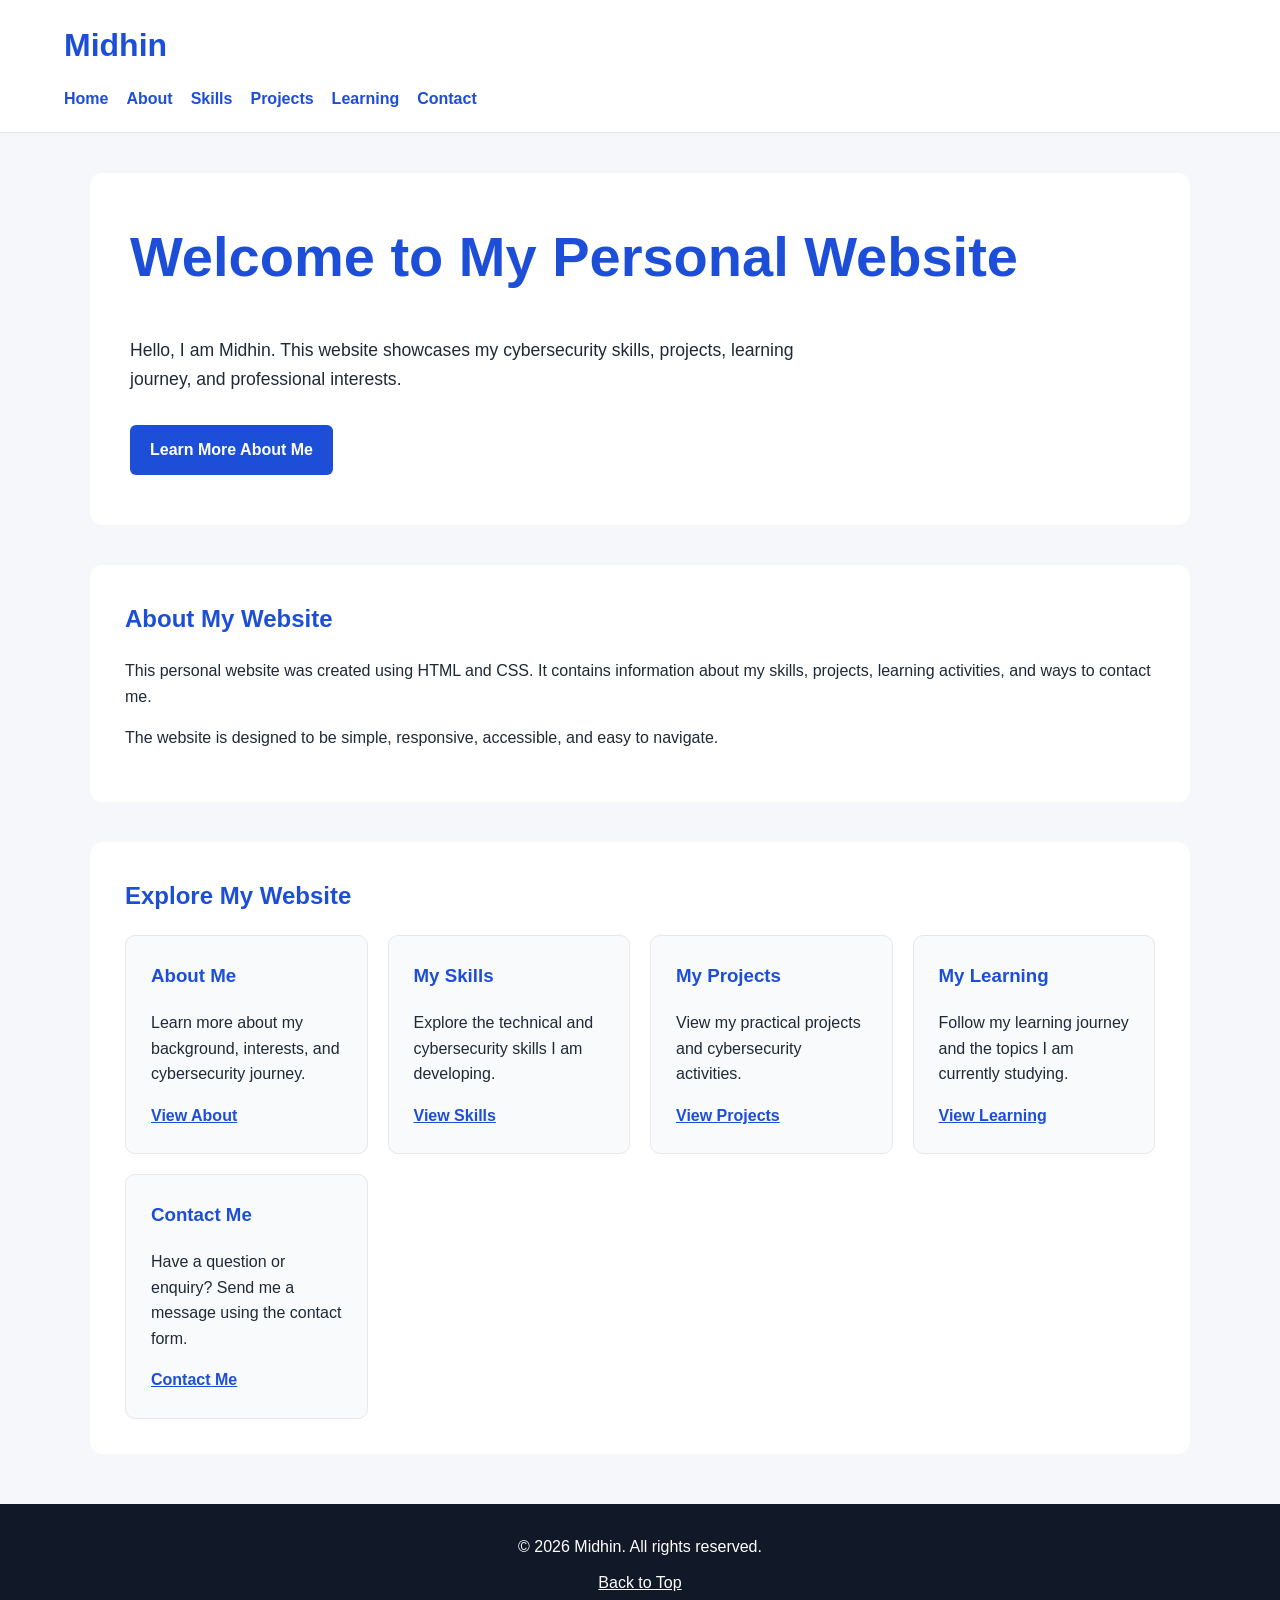
<file: index.html>
<!DOCTYPE html>
<html lang="en">

<head>
    <meta charset="UTF-8">
    <meta name="viewport" content="width=device-width, initial-scale=1.0">

    <meta name="description"
        content="Midhin's personal website showcasing cybersecurity skills, projects, and learning journey.">

    <title>Midhin | Personal Website - Cybersecurity</title>

    <!-- Website Favicon -->
    <link rel="icon" type="image/png" href="favicon.png">

    <!-- Main Stylesheet -->
    <link rel="stylesheet" href="style.css">
</head>

<body id="top">

    <header>

        <h1>
            <a class="site-title" href="index.html">Midhin</a>
        </h1>

        <nav>
            <a href="index.html" aria-current="page">Home</a>
            <a href="about.html">About</a>
            <a href="skills.html">Skills</a>
            <a href="projects.html">Projects</a>
            <a href="learning.html">Learning</a>
            <a href="contact.html">Contact</a>
        </nav>

    </header>

    <main class="page-container">

        <!-- Hero Section -->
        <section class="hero">

            <h2>Welcome to My Personal Website</h2>

            <p>
                Hello, I am Midhin. This website showcases my
                cybersecurity skills, projects, learning journey,
                and professional interests.
            </p>

            <a class="button" href="about.html">
                Learn More About Me
            </a>

        </section>


        <!-- About Website Section -->
        <section class="content-section">

            <h2>About My Website</h2>

            <p>
                This personal website was created using HTML and CSS.
                It contains information about my skills, projects,
                learning activities, and ways to contact me.
            </p>

            <p>
                The website is designed to be simple, responsive,
                accessible, and easy to navigate.
            </p>

        </section>


        <!-- Explore Website Section -->
        <section class="content-section">

            <h2>Explore My Website</h2>

            <div class="card-container">

                <!-- About Card -->
                <div class="card">

                    <h3>About Me</h3>

                    <p>
                        Learn more about my background, interests,
                        and cybersecurity journey.
                    </p>

                    <a href="about.html">
                        View About
                    </a>

                </div>


                <!-- Skills Card -->
                <div class="card">

                    <h3>My Skills</h3>

                    <p>
                        Explore the technical and cybersecurity
                        skills I am developing.
                    </p>

                    <a href="skills.html">
                        View Skills
                    </a>

                </div>


                <!-- Projects Card -->
                <div class="card">

                    <h3>My Projects</h3>

                    <p>
                        View my practical projects and cybersecurity
                        activities.
                    </p>

                    <a href="projects.html">
                        View Projects
                    </a>

                </div>


                <!-- Learning Card -->
                <div class="card">

                    <h3>My Learning</h3>

                    <p>
                        Follow my learning journey and the topics
                        I am currently studying.
                    </p>

                    <a href="learning.html">
                        View Learning
                    </a>

                </div>


                <!-- Contact Card -->
                <div class="card">

                    <h3>Contact Me</h3>

                    <p>
                        Have a question or enquiry? Send me a message
                        using the contact form.
                    </p>

                    <a href="contact.html">
                        Contact Me
                    </a>

                </div>

            </div>

        </section>

    </main>


    <!-- Footer -->
    <footer>

        <p>
            &copy; 2026 Midhin. All rights reserved.
        </p>

        <a href="#top">
            Back to Top
        </a>

    </footer>

</body>

</html>
</file>
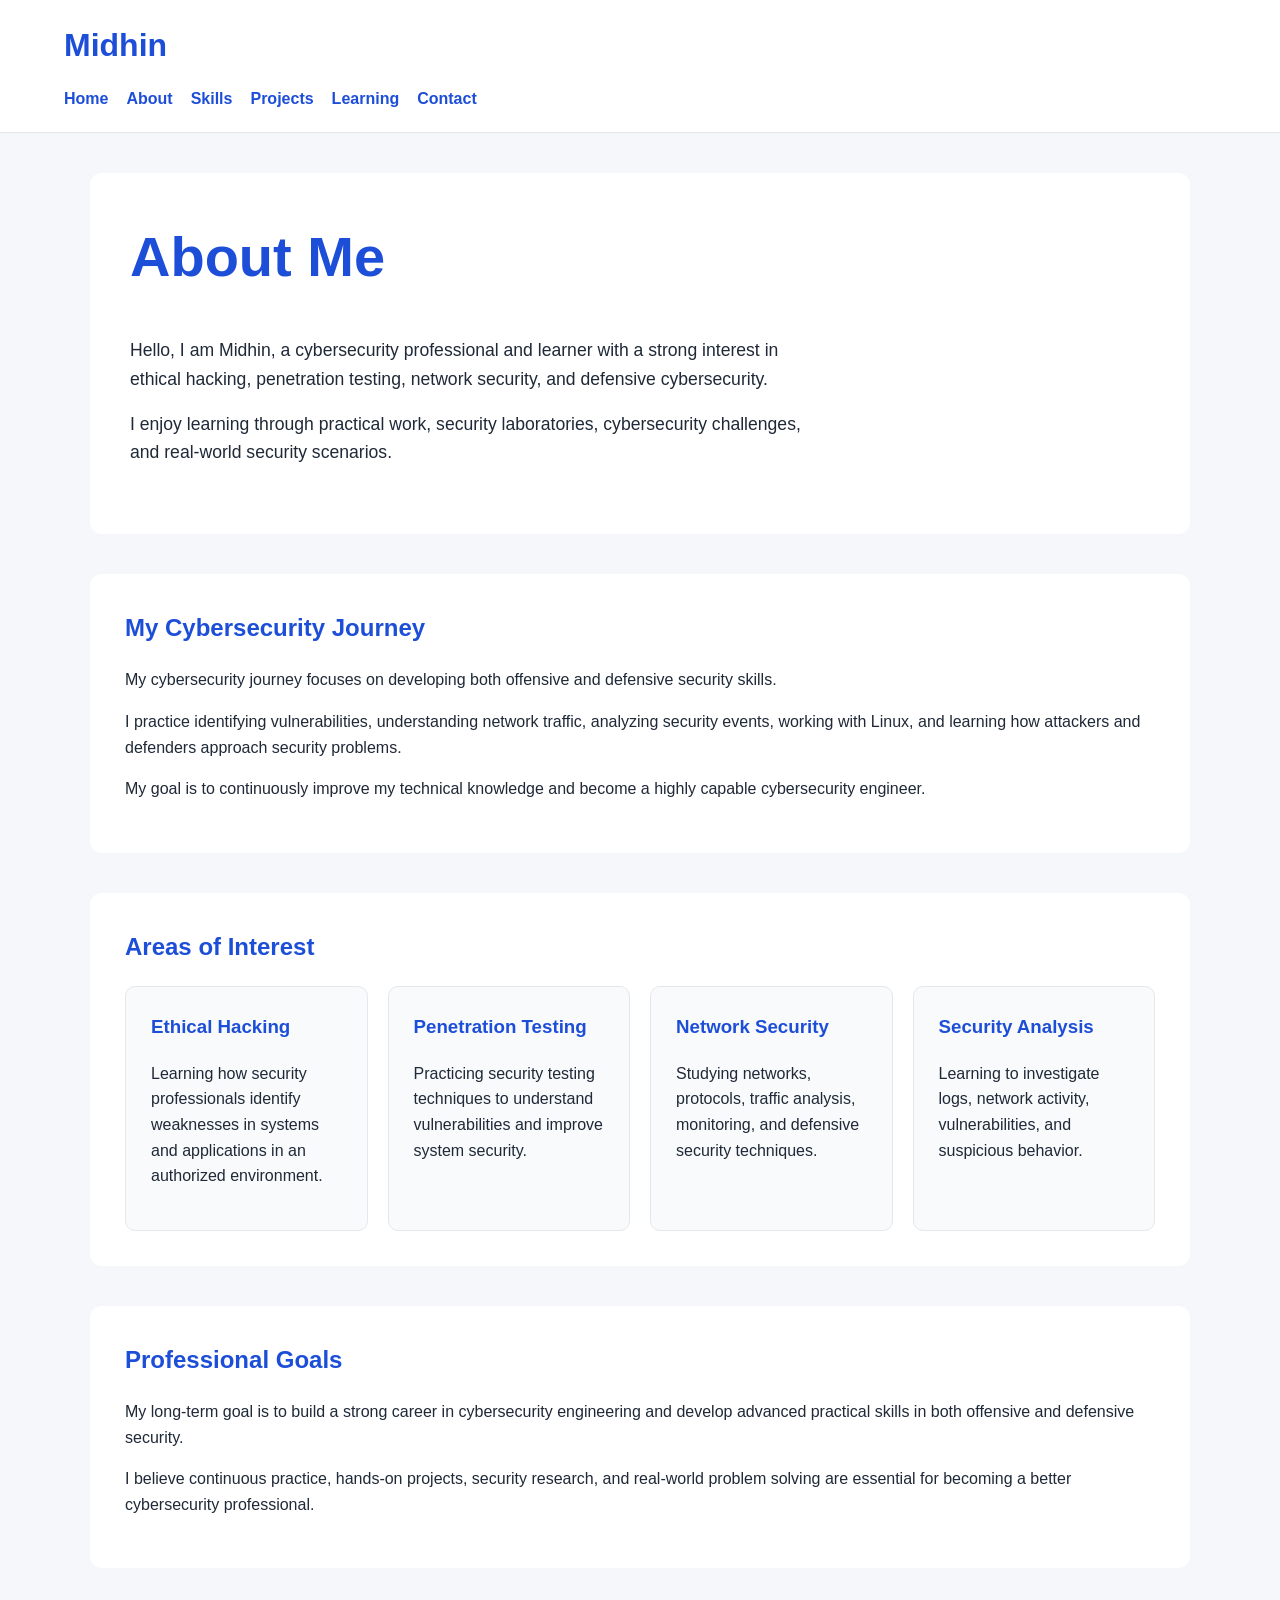
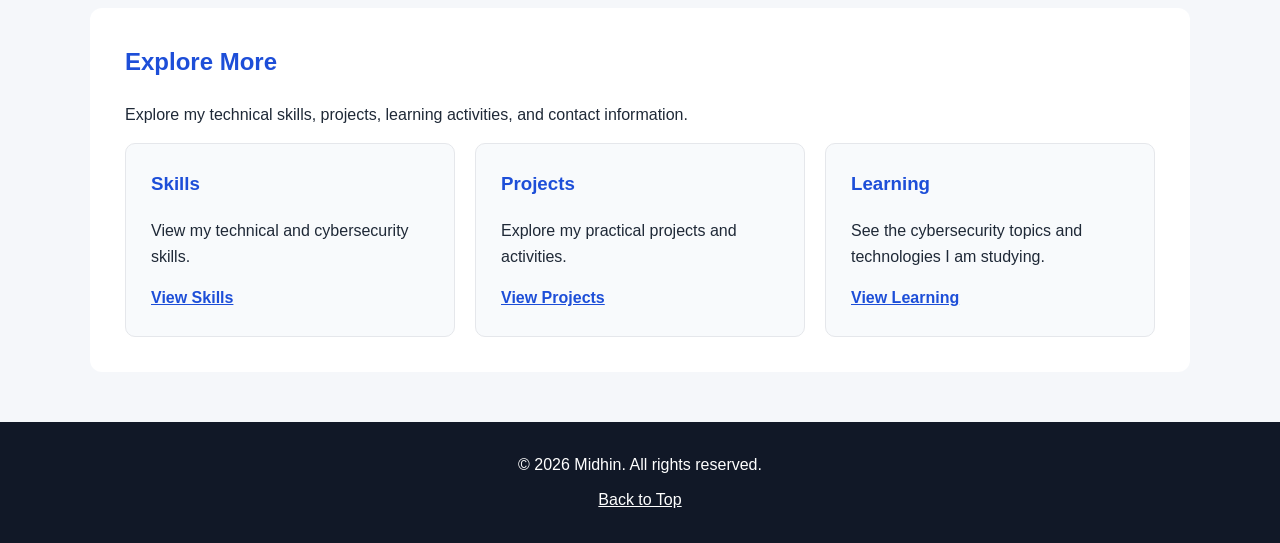
<file: about.html>
<!DOCTYPE html>
<html lang="en">

<head>
    <meta charset="UTF-8">
    <meta name="viewport" content="width=device-width, initial-scale=1.0">

    <meta name="description"
        content="Learn about Midhin, his cybersecurity journey, interests, and professional goals.">

    <title>About | Midhin - Cybersecurity</title>

    <!-- Website Favicon -->
    <link rel="icon" type="image/png" href="favicon.png">

    <!-- Main Stylesheet -->
    <link rel="stylesheet" href="style.css">
</head>

<body id="top">

    <header>

        <h1>
            <a class="site-title" href="index.html">Midhin</a>
        </h1>

        <nav>
            <a href="index.html">Home</a>
            <a href="about.html" aria-current="page">About</a>
            <a href="skills.html">Skills</a>
            <a href="projects.html">Projects</a>
            <a href="learning.html">Learning</a>
            <a href="contact.html">Contact</a>
        </nav>

    </header>


    <main class="page-container">

        <!-- About Me -->
        <section class="hero">

            <h2>About Me</h2>

            <p>
                Hello, I am Midhin, a cybersecurity professional and
                learner with a strong interest in ethical hacking,
                penetration testing, network security, and defensive
                cybersecurity.
            </p>

            <p>
                I enjoy learning through practical work, security
                laboratories, cybersecurity challenges, and real-world
                security scenarios.
            </p>

        </section>


        <!-- Cybersecurity Journey -->
        <section class="content-section">

            <h2>My Cybersecurity Journey</h2>

            <p>
                My cybersecurity journey focuses on developing both
                offensive and defensive security skills.
            </p>

            <p>
                I practice identifying vulnerabilities, understanding
                network traffic, analyzing security events, working
                with Linux, and learning how attackers and defenders
                approach security problems.
            </p>

            <p>
                My goal is to continuously improve my technical
                knowledge and become a highly capable cybersecurity
                engineer.
            </p>

        </section>


        <!-- Areas of Interest -->
        <section class="content-section">

            <h2>Areas of Interest</h2>

            <div class="card-container">

                <div class="card">

                    <h3>Ethical Hacking</h3>

                    <p>
                        Learning how security professionals identify
                        weaknesses in systems and applications in an
                        authorized environment.
                    </p>

                </div>


                <div class="card">

                    <h3>Penetration Testing</h3>

                    <p>
                        Practicing security testing techniques to
                        understand vulnerabilities and improve system
                        security.
                    </p>

                </div>


                <div class="card">

                    <h3>Network Security</h3>

                    <p>
                        Studying networks, protocols, traffic analysis,
                        monitoring, and defensive security techniques.
                    </p>

                </div>


                <div class="card">

                    <h3>Security Analysis</h3>

                    <p>
                        Learning to investigate logs, network activity,
                        vulnerabilities, and suspicious behavior.
                    </p>

                </div>

            </div>

        </section>


        <!-- Professional Goals -->
        <section class="content-section">

            <h2>Professional Goals</h2>

            <p>
                My long-term goal is to build a strong career in
                cybersecurity engineering and develop advanced
                practical skills in both offensive and defensive
                security.
            </p>

            <p>
                I believe continuous practice, hands-on projects,
                security research, and real-world problem solving
                are essential for becoming a better cybersecurity
                professional.
            </p>

        </section>


        <!-- Navigation -->
        <section class="content-section">

            <h2>Explore More</h2>

            <p>
                Explore my technical skills, projects, learning
                activities, and contact information.
            </p>

            <div class="card-container">

                <div class="card">

                    <h3>Skills</h3>

                    <p>
                        View my technical and cybersecurity skills.
                    </p>

                    <a href="skills.html">
                        View Skills
                    </a>

                </div>


                <div class="card">

                    <h3>Projects</h3>

                    <p>
                        Explore my practical projects and activities.
                    </p>

                    <a href="projects.html">
                        View Projects
                    </a>

                </div>


                <div class="card">

                    <h3>Learning</h3>

                    <p>
                        See the cybersecurity topics and technologies
                        I am studying.
                    </p>

                    <a href="learning.html">
                        View Learning
                    </a>

                </div>

            </div>

        </section>

    </main>


    <footer>

        <p>
            &copy; 2026 Midhin. All rights reserved.
        </p>

        <a href="#top">
            Back to Top
        </a>

    </footer>

</body>

</html>
</file>
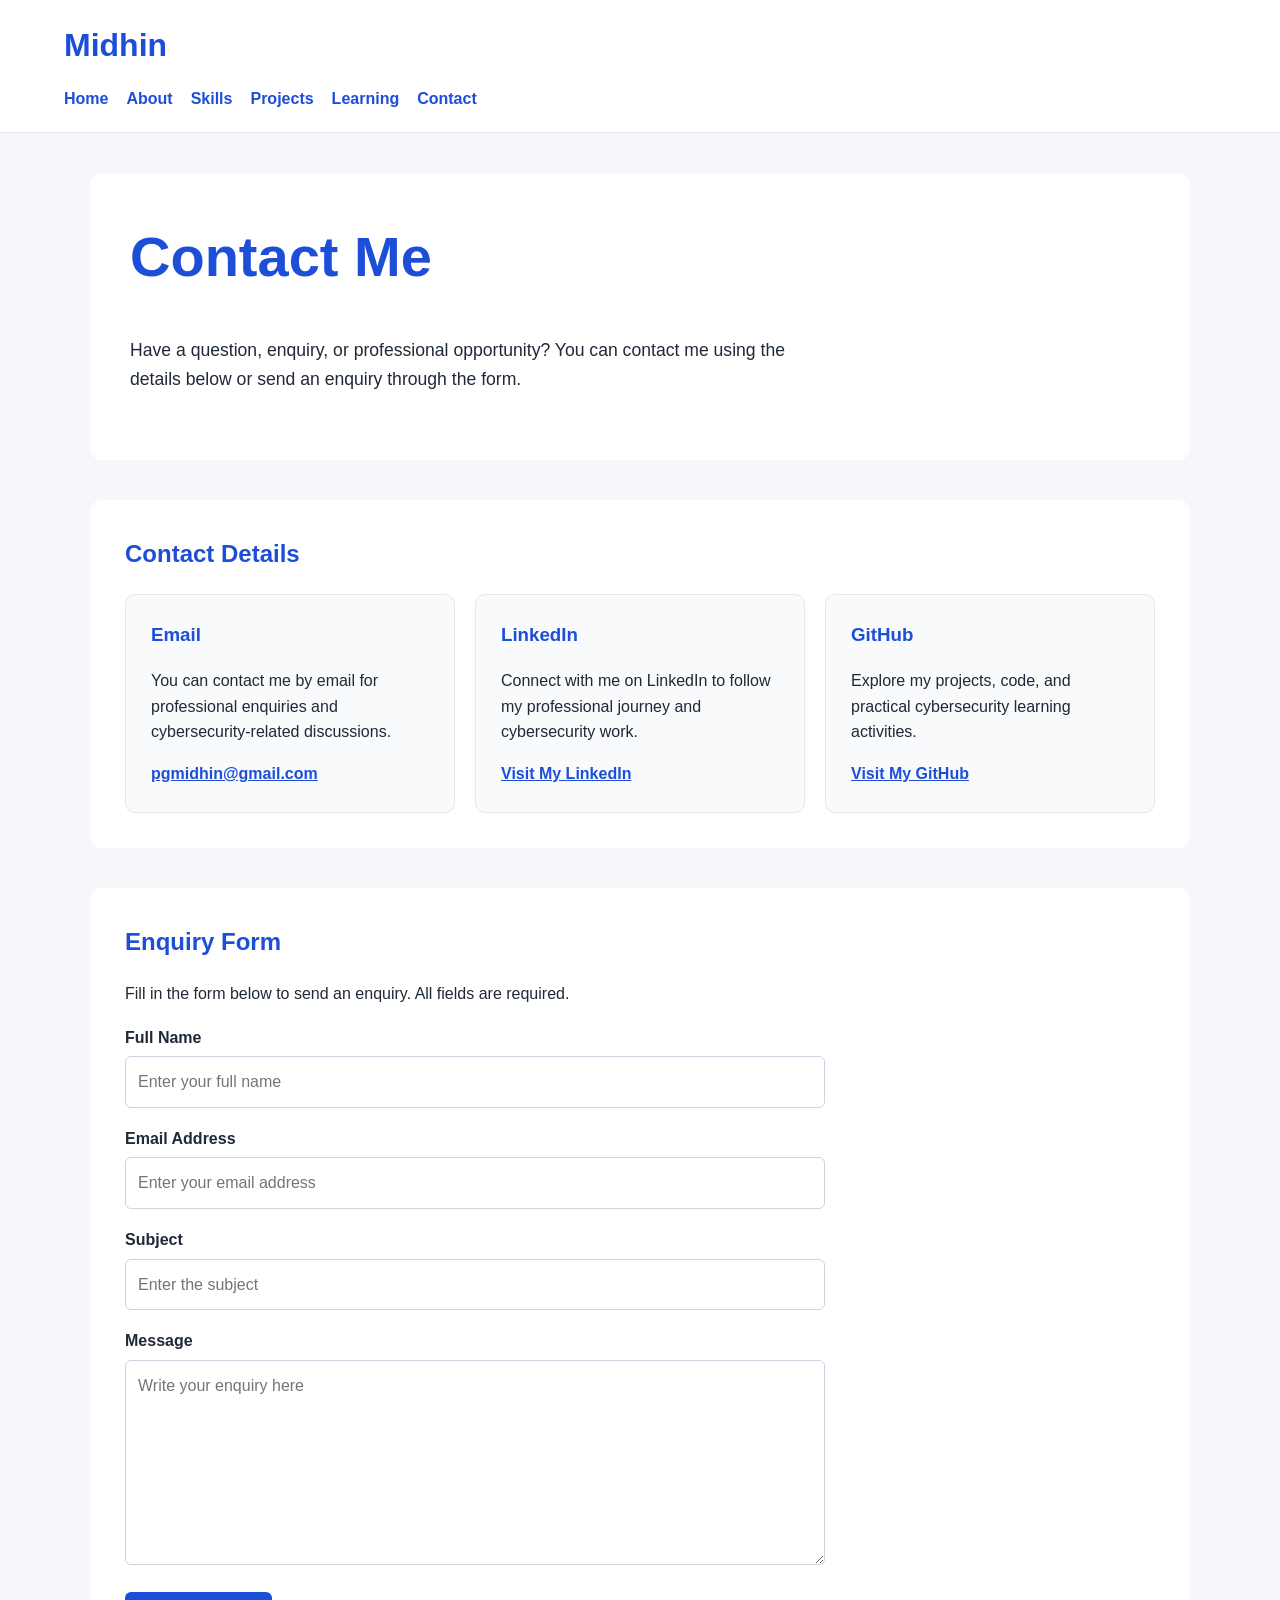
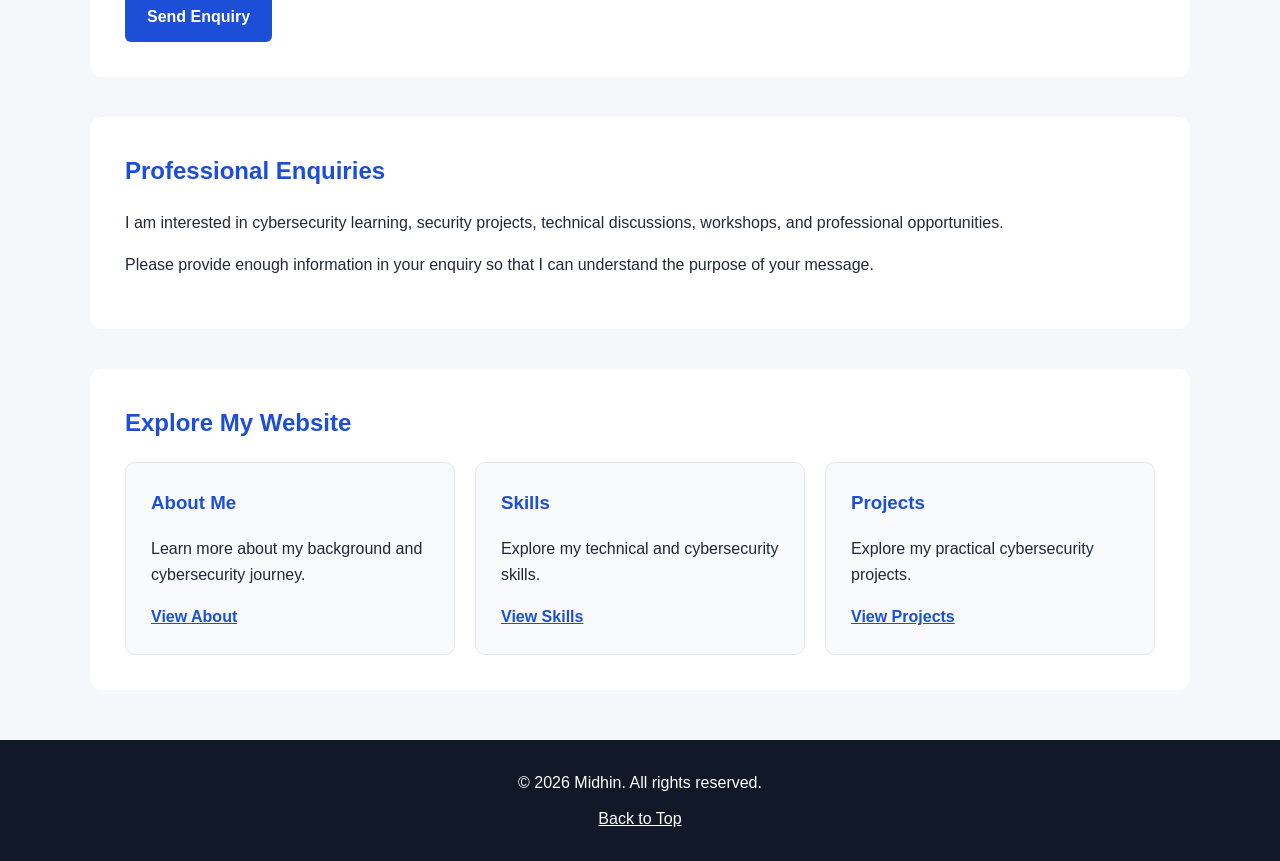
<file: contact.html>
<!DOCTYPE html>
<html lang="en">

<head>
    <meta charset="UTF-8">
    <meta name="viewport" content="width=device-width, initial-scale=1.0">

    <meta name="description"
        content="Contact Midhin for cybersecurity enquiries, professional questions, and collaboration opportunities.">

    <title>Contact | Midhin - Cybersecurity</title>

    <!-- Website Favicon -->
    <link rel="icon" type="image/png" href="favicon.png">

    <!-- Main Stylesheet -->
    <link rel="stylesheet" href="style.css">
</head>

<body id="top">

    <header>

        <h1>
            <a class="site-title" href="index.html">Midhin</a>
        </h1>

        <nav>
            <a href="index.html">Home</a>
            <a href="about.html">About</a>
            <a href="skills.html">Skills</a>
            <a href="projects.html">Projects</a>
            <a href="learning.html">Learning</a>
            <a href="contact.html" aria-current="page">Contact</a>
        </nav>

    </header>


    <main class="page-container">

        <!-- Contact Introduction -->
        <section class="hero">

            <h2>Contact Me</h2>

            <p>
                Have a question, enquiry, or professional opportunity?
                You can contact me using the details below or send
                an enquiry through the form.
            </p>

        </section>


        <!-- Contact Details -->
        <section class="content-section">

            <h2>Contact Details</h2>

            <div class="card-container">

                <!-- Email -->
                <div class="card">

                    <h3>Email</h3>

                    <p>
                        You can contact me by email for professional
                        enquiries and cybersecurity-related discussions.
                    </p>

                    <a href="mailto:pgmidhin@gmail.com">
                        pgmidhin@gmail.com
                    </a>

                </div>


                <!-- LinkedIn -->
                <div class="card">

                    <h3>LinkedIn</h3>

                    <p>
                        Connect with me on LinkedIn to follow my
                        professional journey and cybersecurity work.
                    </p>

                    <a href="https://www.linkedin.com/in/midhin-pg-0abb8a226"
                       target="_blank"
                       rel="noopener noreferrer">
                        Visit My LinkedIn
                    </a>

                </div>


                <!-- GitHub -->
                <div class="card">

                    <h3>GitHub</h3>

                    <p>
                        Explore my projects, code, and practical
                        cybersecurity learning activities.
                    </p>

                    <a href="https://github.com/PGMIDHIN"
                       target="_blank"
                       rel="noopener noreferrer">
                        Visit My GitHub
                    </a>

                </div>

            </div>

        </section>


        <!-- Enquiry Form -->
        <section class="content-section">

            <h2>Enquiry Form</h2>

            <p>
                Fill in the form below to send an enquiry.
                All fields are required.
            </p>

            <form action="https://formsubmit.co/pgmidhin@gmail.com" method="POST">

                <!-- FormSubmit Configuration -->

                <input type="hidden"
                       name="_subject"
                       value="New Enquiry from Midhin Personal Website">

                <input type="hidden"
                       name="_captcha"
                       value="true">

                <input type="hidden"
                       name="_template"
                       value="table">

                <input type="hidden"
                       name="_next"
                       value="https://pgmidhin.github.io/Midhinpg-personal-website/contact.html">


                <!-- Full Name -->

                <label for="name">
                    Full Name
                </label>

                <input
                    type="text"
                    id="name"
                    name="name"
                    placeholder="Enter your full name"
                    autocomplete="name"
                    required
                    minlength="2"
                >


                <!-- Email -->

                <label for="email">
                    Email Address
                </label>

                <input
                    type="email"
                    id="email"
                    name="email"
                    placeholder="Enter your email address"
                    autocomplete="email"
                    required
                >


                <!-- Subject -->

                <label for="subject">
                    Subject
                </label>

                <input
                    type="text"
                    id="subject"
                    name="subject"
                    placeholder="Enter the subject"
                    required
                    minlength="3"
                >


                <!-- Message -->

                <label for="message">
                    Message
                </label>

                <textarea
                    id="message"
                    name="message"
                    rows="7"
                    placeholder="Write your enquiry here"
                    required
                    minlength="10"
                ></textarea>


                <!-- Submit Button -->

                <button type="submit">
                    Send Enquiry
                </button>

            </form>

        </section>


        <!-- Professional Enquiries -->
        <section class="content-section">

            <h2>Professional Enquiries</h2>

            <p>
                I am interested in cybersecurity learning,
                security projects, technical discussions,
                workshops, and professional opportunities.
            </p>

            <p>
                Please provide enough information in your enquiry
                so that I can understand the purpose of your message.
            </p>

        </section>


        <!-- Explore Website -->
        <section class="content-section">

            <h2>Explore My Website</h2>

            <div class="card-container">

                <!-- About -->
                <div class="card">

                    <h3>About Me</h3>

                    <p>
                        Learn more about my background and
                        cybersecurity journey.
                    </p>

                    <a href="about.html">
                        View About
                    </a>

                </div>


                <!-- Skills -->
                <div class="card">

                    <h3>Skills</h3>

                    <p>
                        Explore my technical and cybersecurity skills.
                    </p>

                    <a href="skills.html">
                        View Skills
                    </a>

                </div>


                <!-- Projects -->
                <div class="card">

                    <h3>Projects</h3>

                    <p>
                        Explore my practical cybersecurity projects.
                    </p>

                    <a href="projects.html">
                        View Projects
                    </a>

                </div>

            </div>

        </section>

    </main>


    <!-- Footer -->

    <footer>

        <p>
            &copy; 2026 Midhin. All rights reserved.
        </p>

        <a href="#top">
            Back to Top
        </a>

    </footer>

</body>

</html>
</file>
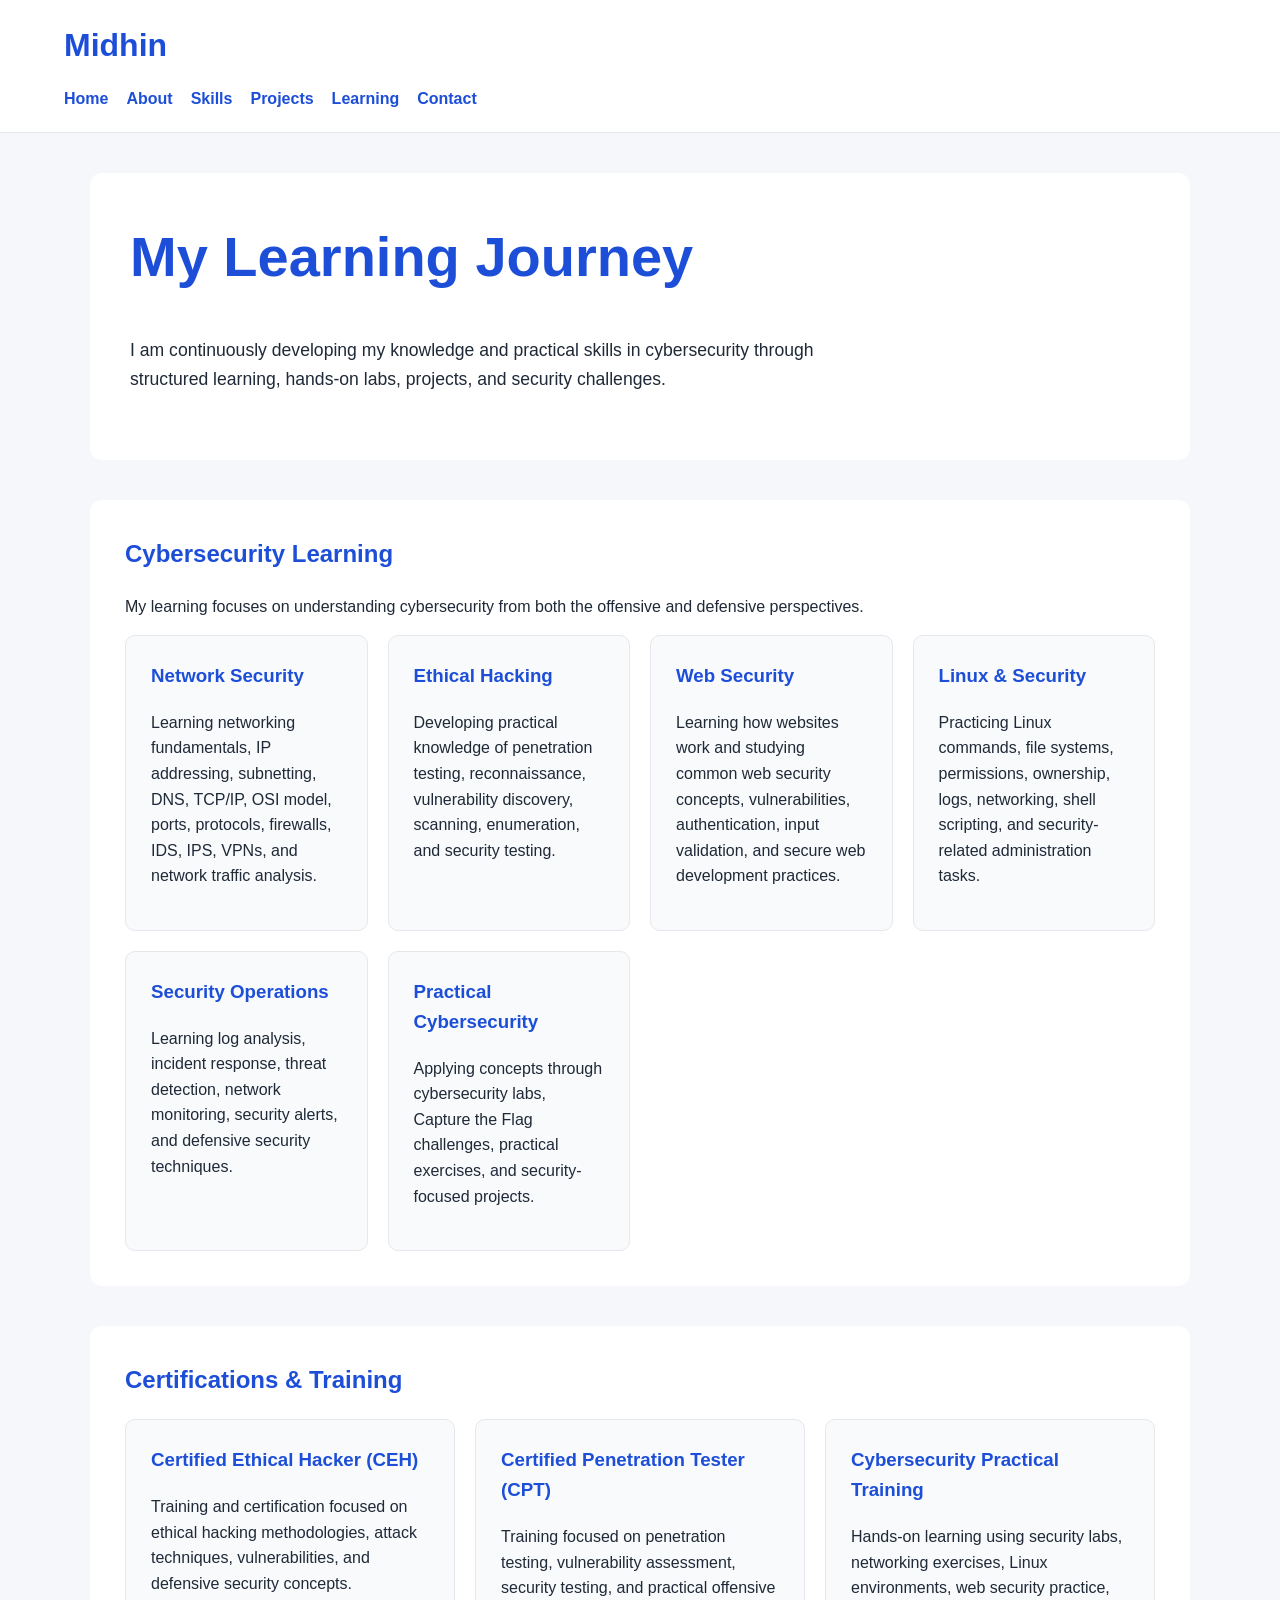
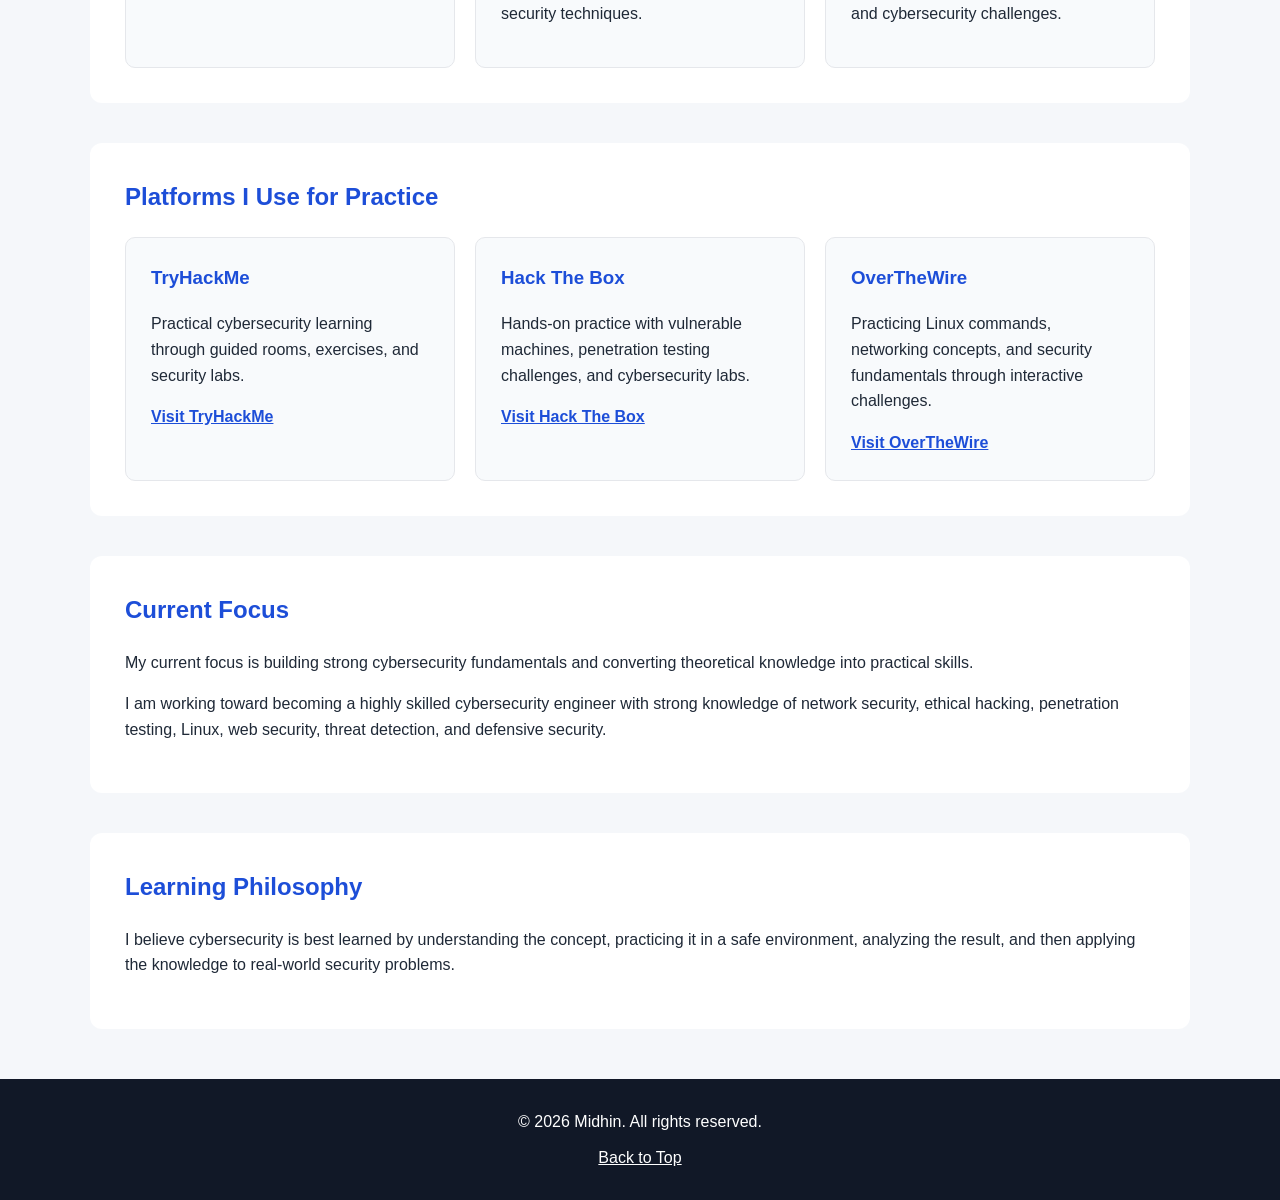
<file: learning.html>
<!DOCTYPE html>
<html lang="en">
<head>
    <meta charset="UTF-8">
    <meta name="viewport" content="width=device-width, initial-scale=1.0">

    <meta
        name="description"
        content="Midhin's cybersecurity learning journey, practical training, certifications, and technical development."
    >

    <title>Learning | Midhin - Cybersecurity</title>

    <link rel="stylesheet" href="style.css">
</head>

<body id="top">

    <header>
        <h1>
            <a class="site-title" href="index.html">Midhin</a>
        </h1>

        <nav aria-label="Main navigation">
            <a href="index.html">Home</a>
            <a href="about.html">About</a>
            <a href="skills.html">Skills</a>
            <a href="projects.html">Projects</a>
            <a href="learning.html" aria-current="page">Learning</a>
            <a href="contact.html">Contact</a>
        </nav>
    </header>


    <main class="page-container">

        <section class="hero">
            <h2>My Learning Journey</h2>

            <p>
                I am continuously developing my knowledge and practical
                skills in cybersecurity through structured learning,
                hands-on labs, projects, and security challenges.
            </p>
        </section>


        <section class="content-section">

            <h2>Cybersecurity Learning</h2>

            <p>
                My learning focuses on understanding cybersecurity from
                both the offensive and defensive perspectives.
            </p>

            <div class="card-container">

                <div class="card">
                    <h3>Network Security</h3>

                    <p>
                        Learning networking fundamentals, IP addressing,
                        subnetting, DNS, TCP/IP, OSI model, ports,
                        protocols, firewalls, IDS, IPS, VPNs, and
                        network traffic analysis.
                    </p>
                </div>


                <div class="card">
                    <h3>Ethical Hacking</h3>

                    <p>
                        Developing practical knowledge of penetration
                        testing, reconnaissance, vulnerability discovery,
                        scanning, enumeration, and security testing.
                    </p>
                </div>


                <div class="card">
                    <h3>Web Security</h3>

                    <p>
                        Learning how websites work and studying common
                        web security concepts, vulnerabilities,
                        authentication, input validation, and secure
                        web development practices.
                    </p>
                </div>


                <div class="card">
                    <h3>Linux &amp; Security</h3>

                    <p>
                        Practicing Linux commands, file systems,
                        permissions, ownership, logs, networking,
                        shell scripting, and security-related
                        administration tasks.
                    </p>
                </div>


                <div class="card">
                    <h3>Security Operations</h3>

                    <p>
                        Learning log analysis, incident response,
                        threat detection, network monitoring,
                        security alerts, and defensive security
                        techniques.
                    </p>
                </div>


                <div class="card">
                    <h3>Practical Cybersecurity</h3>

                    <p>
                        Applying concepts through cybersecurity labs,
                        Capture the Flag challenges, practical exercises,
                        and security-focused projects.
                    </p>
                </div>

            </div>

        </section>


        <section class="content-section">

            <h2>Certifications &amp; Training</h2>

            <div class="card-container">

                <div class="card">
                    <h3>Certified Ethical Hacker (CEH)</h3>

                    <p>
                        Training and certification focused on ethical
                        hacking methodologies, attack techniques,
                        vulnerabilities, and defensive security concepts.
                    </p>
                </div>


                <div class="card">
                    <h3>Certified Penetration Tester (CPT)</h3>

                    <p>
                        Training focused on penetration testing,
                        vulnerability assessment, security testing,
                        and practical offensive security techniques.
                    </p>
                </div>


                <div class="card">
                    <h3>Cybersecurity Practical Training</h3>

                    <p>
                        Hands-on learning using security labs,
                        networking exercises, Linux environments,
                        web security practice, and cybersecurity
                        challenges.
                    </p>
                </div>

            </div>

        </section>


        <section class="content-section">

            <h2>Platforms I Use for Practice</h2>

            <div class="card-container">

                <div class="card">
                    <h3>TryHackMe</h3>

                    <p>
                        Practical cybersecurity learning through
                        guided rooms, exercises, and security labs.
                    </p>

                    <a
                        href="https://tryhackme.com/"
                        target="_blank"
                        rel="noopener noreferrer"
                    >
                        Visit TryHackMe
                    </a>
                </div>


                <div class="card">
                    <h3>Hack The Box</h3>

                    <p>
                        Hands-on practice with vulnerable machines,
                        penetration testing challenges, and
                        cybersecurity labs.
                    </p>

                    <a
                        href="https://www.hackthebox.com/"
                        target="_blank"
                        rel="noopener noreferrer"
                    >
                        Visit Hack The Box
                    </a>
                </div>


                <div class="card">
                    <h3>OverTheWire</h3>

                    <p>
                        Practicing Linux commands, networking concepts,
                        and security fundamentals through interactive
                        challenges.
                    </p>

                    <a
                        href="https://overthewire.org/"
                        target="_blank"
                        rel="noopener noreferrer"
                    >
                        Visit OverTheWire
                    </a>
                </div>

            </div>

        </section>


        <section class="content-section">

            <h2>Current Focus</h2>

            <p>
                My current focus is building strong cybersecurity
                fundamentals and converting theoretical knowledge into
                practical skills.
            </p>

            <p>
                I am working toward becoming a highly skilled
                cybersecurity engineer with strong knowledge of
                network security, ethical hacking, penetration testing,
                Linux, web security, threat detection, and defensive
                security.
            </p>

        </section>


        <section class="content-section">

            <h2>Learning Philosophy</h2>

            <p>
                I believe cybersecurity is best learned by understanding
                the concept, practicing it in a safe environment,
                analyzing the result, and then applying the knowledge
                to real-world security problems.
            </p>

        </section>

    </main>


    <footer>
        <p>&copy; 2026 Midhin. All rights reserved.</p>

        <a href="#top">Back to Top</a>
    </footer>

</body>
</html>
</file>
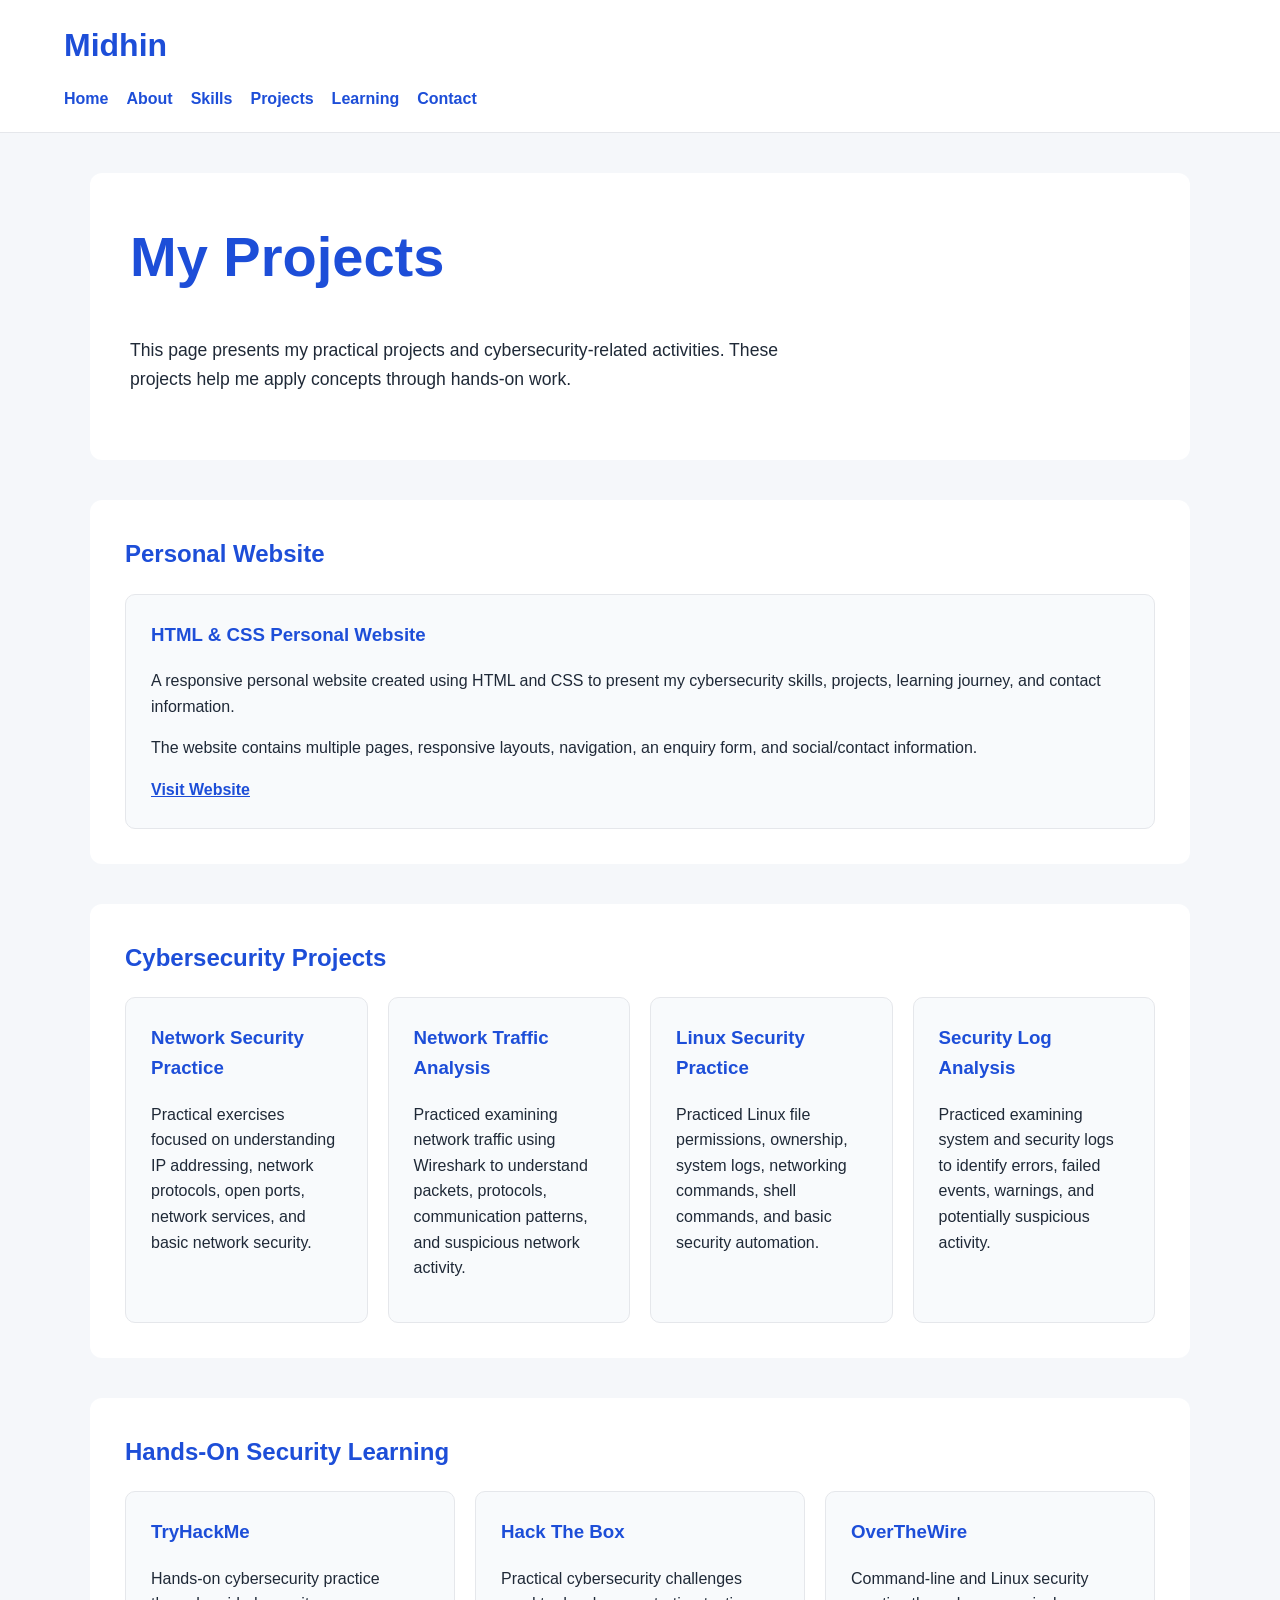
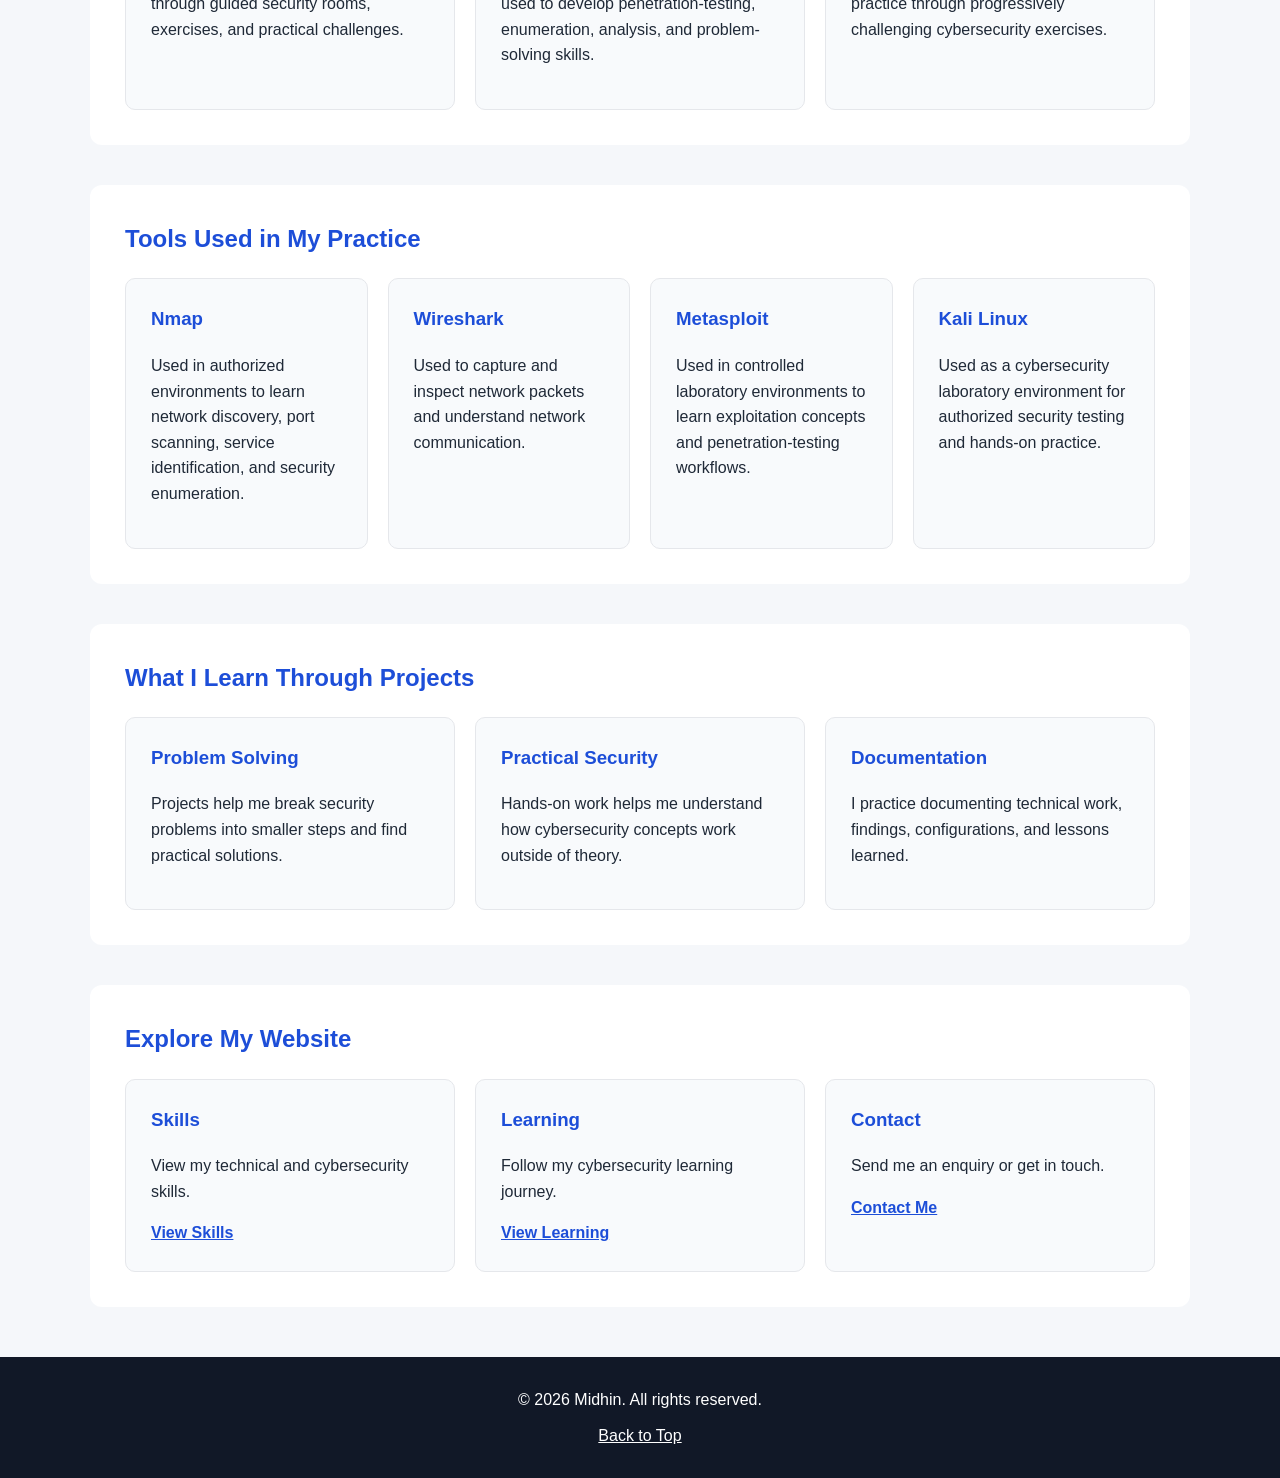
<file: projects.html>
<!DOCTYPE html>
<html lang="en">

<head>
    <meta charset="UTF-8">
    <meta name="viewport" content="width=device-width, initial-scale=1.0">

    <meta name="description"
        content="Midhin's cybersecurity projects, practical work, web development projects, and security learning activities.">

    <title>Projects | Midhin - Cybersecurity</title>

    <!-- Website Favicon -->
    <link rel="icon" type="image/png" href="favicon.png">

    <!-- Main Stylesheet -->
    <link rel="stylesheet" href="style.css">
</head>

<body id="top">

    <header>

        <h1>
            <a class="site-title" href="index.html">Midhin</a>
        </h1>

        <nav>
            <a href="index.html">Home</a>
            <a href="about.html">About</a>
            <a href="skills.html">Skills</a>
            <a href="projects.html" aria-current="page">Projects</a>
            <a href="learning.html">Learning</a>
            <a href="contact.html">Contact</a>
        </nav>

    </header>


    <main class="page-container">

        <!-- Projects Introduction -->
        <section class="hero">

            <h2>My Projects</h2>

            <p>
                This page presents my practical projects and
                cybersecurity-related activities. These projects help
                me apply concepts through hands-on work.
            </p>

        </section>


        <!-- Personal Website Project -->
        <section class="content-section">

            <h2>Personal Website</h2>

            <div class="card-container">

                <div class="card">

                    <h3>HTML &amp; CSS Personal Website</h3>

                    <p>
                        A responsive personal website created using
                        HTML and CSS to present my cybersecurity
                        skills, projects, learning journey, and
                        contact information.
                    </p>

                    <p>
                        The website contains multiple pages,
                        responsive layouts, navigation, an enquiry
                        form, and social/contact information.
                    </p>

                    <a href="index.html">
                        Visit Website
                    </a>

                </div>

            </div>

        </section>


        <!-- Cybersecurity Projects -->
        <section class="content-section">

            <h2>Cybersecurity Projects</h2>

            <div class="card-container">

                <div class="card">

                    <h3>Network Security Practice</h3>

                    <p>
                        Practical exercises focused on understanding
                        IP addressing, network protocols, open ports,
                        network services, and basic network security.
                    </p>

                </div>


                <div class="card">

                    <h3>Network Traffic Analysis</h3>

                    <p>
                        Practiced examining network traffic using
                        Wireshark to understand packets, protocols,
                        communication patterns, and suspicious
                        network activity.
                    </p>

                </div>


                <div class="card">

                    <h3>Linux Security Practice</h3>

                    <p>
                        Practiced Linux file permissions, ownership,
                        system logs, networking commands, shell
                        commands, and basic security automation.
                    </p>

                </div>


                <div class="card">

                    <h3>Security Log Analysis</h3>

                    <p>
                        Practiced examining system and security logs
                        to identify errors, failed events, warnings,
                        and potentially suspicious activity.
                    </p>

                </div>

            </div>

        </section>


        <!-- Security Learning Platforms -->
        <section class="content-section">

            <h2>Hands-On Security Learning</h2>

            <div class="card-container">

                <div class="card">

                    <h3>TryHackMe</h3>

                    <p>
                        Hands-on cybersecurity practice through
                        guided security rooms, exercises, and
                        practical challenges.
                    </p>

                </div>


                <div class="card">

                    <h3>Hack The Box</h3>

                    <p>
                        Practical cybersecurity challenges used to
                        develop penetration-testing, enumeration,
                        analysis, and problem-solving skills.
                    </p>

                </div>


                <div class="card">

                    <h3>OverTheWire</h3>

                    <p>
                        Command-line and Linux security practice
                        through progressively challenging
                        cybersecurity exercises.
                    </p>

                </div>

            </div>

        </section>


        <!-- Tools Used -->
        <section class="content-section">

            <h2>Tools Used in My Practice</h2>

            <div class="card-container">

                <div class="card">

                    <h3>Nmap</h3>

                    <p>
                        Used in authorized environments to learn
                        network discovery, port scanning, service
                        identification, and security enumeration.
                    </p>

                </div>


                <div class="card">

                    <h3>Wireshark</h3>

                    <p>
                        Used to capture and inspect network packets
                        and understand network communication.
                    </p>

                </div>


                <div class="card">

                    <h3>Metasploit</h3>

                    <p>
                        Used in controlled laboratory environments
                        to learn exploitation concepts and
                        penetration-testing workflows.
                    </p>

                </div>


                <div class="card">

                    <h3>Kali Linux</h3>

                    <p>
                        Used as a cybersecurity laboratory environment
                        for authorized security testing and
                        hands-on practice.
                    </p>

                </div>

            </div>

        </section>


        <!-- Project Development -->
        <section class="content-section">

            <h2>What I Learn Through Projects</h2>

            <div class="card-container">

                <div class="card">

                    <h3>Problem Solving</h3>

                    <p>
                        Projects help me break security problems into
                        smaller steps and find practical solutions.
                    </p>

                </div>


                <div class="card">

                    <h3>Practical Security</h3>

                    <p>
                        Hands-on work helps me understand how
                        cybersecurity concepts work outside of
                        theory.
                    </p>

                </div>


                <div class="card">

                    <h3>Documentation</h3>

                    <p>
                        I practice documenting technical work,
                        findings, configurations, and lessons
                        learned.
                    </p>

                </div>

            </div>

        </section>


        <!-- Navigation -->
        <section class="content-section">

            <h2>Explore My Website</h2>

            <div class="card-container">

                <div class="card">

                    <h3>Skills</h3>

                    <p>
                        View my technical and cybersecurity skills.
                    </p>

                    <a href="skills.html">
                        View Skills
                    </a>

                </div>


                <div class="card">

                    <h3>Learning</h3>

                    <p>
                        Follow my cybersecurity learning journey.
                    </p>

                    <a href="learning.html">
                        View Learning
                    </a>

                </div>


                <div class="card">

                    <h3>Contact</h3>

                    <p>
                        Send me an enquiry or get in touch.
                    </p>

                    <a href="contact.html">
                        Contact Me
                    </a>

                </div>

            </div>

        </section>

    </main>


    <footer>

        <p>
            &copy; 2026 Midhin. All rights reserved.
        </p>

        <a href="#top">
            Back to Top
        </a>

    </footer>

</body>

</html>
</file>
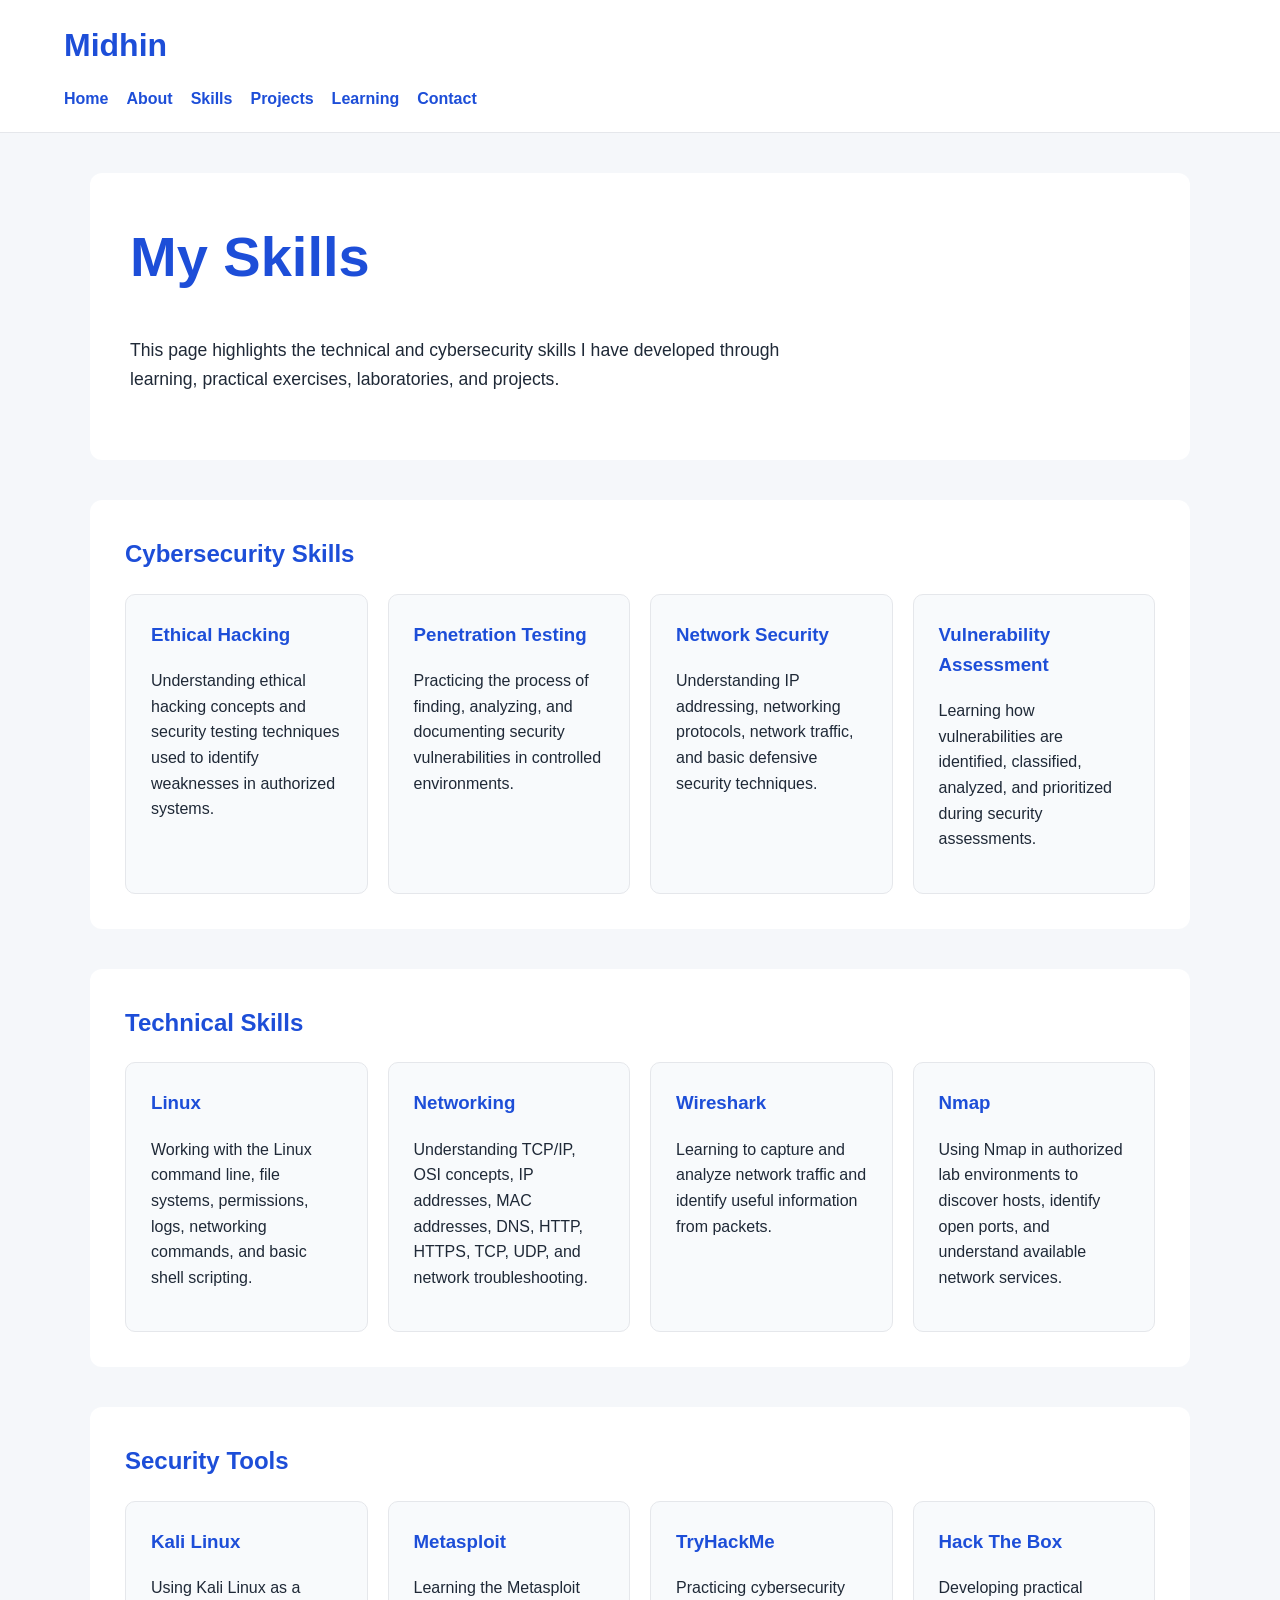
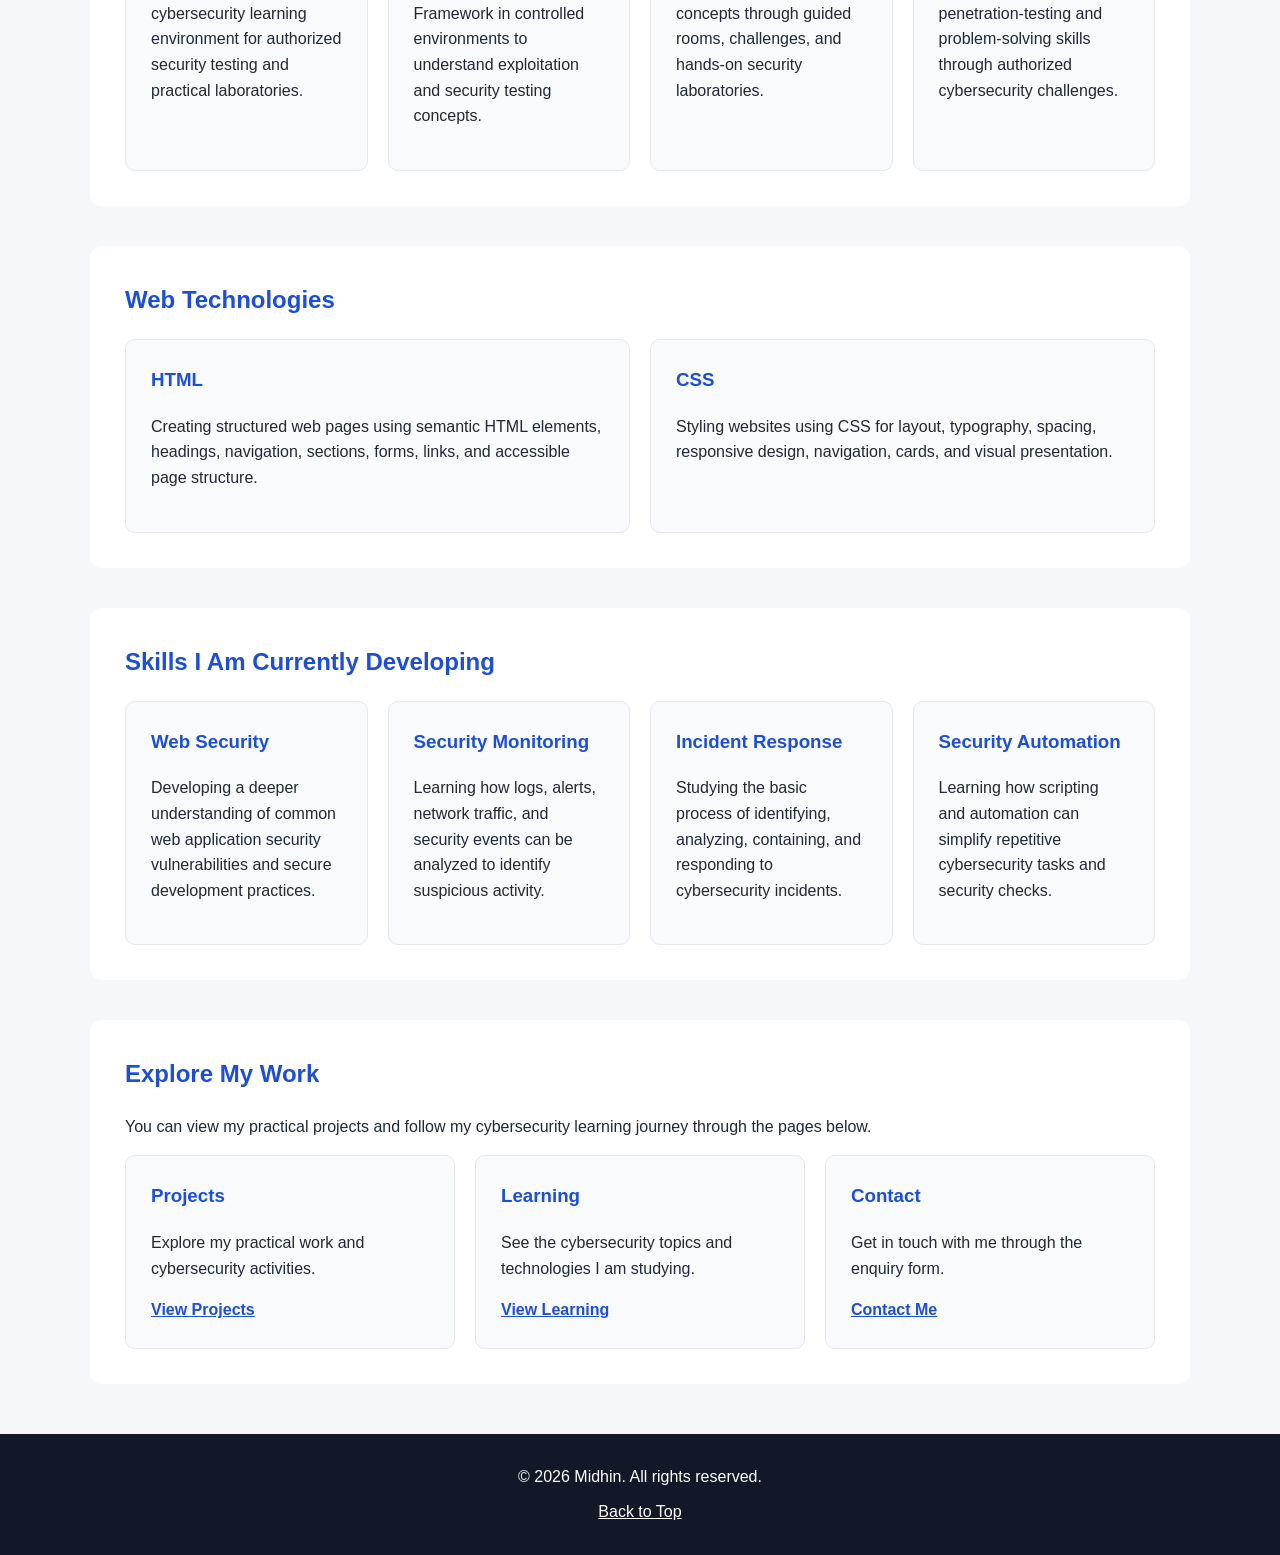
<file: skills.html>
<!DOCTYPE html>
<html lang="en">

<head>
    <meta charset="UTF-8">
    <meta name="viewport" content="width=device-width, initial-scale=1.0">

    <meta name="description"
        content="Midhin's cybersecurity and technical skills, including ethical hacking, penetration testing, networking, Linux, and security analysis.">

    <title>Skills | Midhin - Cybersecurity</title>

    <!-- Website Favicon -->
    <link rel="icon" type="image/png" href="favicon.png">

    <!-- Main Stylesheet -->
    <link rel="stylesheet" href="style.css">
</head>

<body id="top">

    <header>

        <h1>
            <a class="site-title" href="index.html">Midhin</a>
        </h1>

        <nav>
            <a href="index.html">Home</a>
            <a href="about.html">About</a>
            <a href="skills.html" aria-current="page">Skills</a>
            <a href="projects.html">Projects</a>
            <a href="learning.html">Learning</a>
            <a href="contact.html">Contact</a>
        </nav>

    </header>


    <main class="page-container">

        <!-- Skills Introduction -->
        <section class="hero">

            <h2>My Skills</h2>

            <p>
                This page highlights the technical and cybersecurity
                skills I have developed through learning, practical
                exercises, laboratories, and projects.
            </p>

        </section>


        <!-- Cybersecurity Skills -->
        <section class="content-section">

            <h2>Cybersecurity Skills</h2>

            <div class="card-container">

                <div class="card">

                    <h3>Ethical Hacking</h3>

                    <p>
                        Understanding ethical hacking concepts and
                        security testing techniques used to identify
                        weaknesses in authorized systems.
                    </p>

                </div>


                <div class="card">

                    <h3>Penetration Testing</h3>

                    <p>
                        Practicing the process of finding, analyzing,
                        and documenting security vulnerabilities in
                        controlled environments.
                    </p>

                </div>


                <div class="card">

                    <h3>Network Security</h3>

                    <p>
                        Understanding IP addressing, networking
                        protocols, network traffic, and basic
                        defensive security techniques.
                    </p>

                </div>


                <div class="card">

                    <h3>Vulnerability Assessment</h3>

                    <p>
                        Learning how vulnerabilities are identified,
                        classified, analyzed, and prioritized during
                        security assessments.
                    </p>

                </div>

            </div>

        </section>


        <!-- Technical Skills -->
        <section class="content-section">

            <h2>Technical Skills</h2>

            <div class="card-container">

                <div class="card">

                    <h3>Linux</h3>

                    <p>
                        Working with the Linux command line, file
                        systems, permissions, logs, networking
                        commands, and basic shell scripting.
                    </p>

                </div>


                <div class="card">

                    <h3>Networking</h3>

                    <p>
                        Understanding TCP/IP, OSI concepts, IP
                        addresses, MAC addresses, DNS, HTTP, HTTPS,
                        TCP, UDP, and network troubleshooting.
                    </p>

                </div>


                <div class="card">

                    <h3>Wireshark</h3>

                    <p>
                        Learning to capture and analyze network traffic
                        and identify useful information from packets.
                    </p>

                </div>


                <div class="card">

                    <h3>Nmap</h3>

                    <p>
                        Using Nmap in authorized lab environments to
                        discover hosts, identify open ports, and
                        understand available network services.
                    </p>

                </div>

            </div>

        </section>


        <!-- Security Tools -->
        <section class="content-section">

            <h2>Security Tools</h2>

            <div class="card-container">

                <div class="card">

                    <h3>Kali Linux</h3>

                    <p>
                        Using Kali Linux as a cybersecurity learning
                        environment for authorized security testing
                        and practical laboratories.
                    </p>

                </div>


                <div class="card">

                    <h3>Metasploit</h3>

                    <p>
                        Learning the Metasploit Framework in controlled
                        environments to understand exploitation and
                        security testing concepts.
                    </p>

                </div>


                <div class="card">

                    <h3>TryHackMe</h3>

                    <p>
                        Practicing cybersecurity concepts through
                        guided rooms, challenges, and hands-on
                        security laboratories.
                    </p>

                </div>


                <div class="card">

                    <h3>Hack The Box</h3>

                    <p>
                        Developing practical penetration-testing and
                        problem-solving skills through authorized
                        cybersecurity challenges.
                    </p>

                </div>

            </div>

        </section>


        <!-- Web Technologies -->
        <section class="content-section">

            <h2>Web Technologies</h2>

            <div class="card-container">

                <div class="card">

                    <h3>HTML</h3>

                    <p>
                        Creating structured web pages using semantic
                        HTML elements, headings, navigation, sections,
                        forms, links, and accessible page structure.
                    </p>

                </div>


                <div class="card">

                    <h3>CSS</h3>

                    <p>
                        Styling websites using CSS for layout,
                        typography, spacing, responsive design,
                        navigation, cards, and visual presentation.
                    </p>

                </div>

            </div>

        </section>


        <!-- Current Development -->
        <section class="content-section">

            <h2>Skills I Am Currently Developing</h2>

            <div class="card-container">

                <div class="card">

                    <h3>Web Security</h3>

                    <p>
                        Developing a deeper understanding of common
                        web application security vulnerabilities and
                        secure development practices.
                    </p>

                </div>


                <div class="card">

                    <h3>Security Monitoring</h3>

                    <p>
                        Learning how logs, alerts, network traffic,
                        and security events can be analyzed to identify
                        suspicious activity.
                    </p>

                </div>


                <div class="card">

                    <h3>Incident Response</h3>

                    <p>
                        Studying the basic process of identifying,
                        analyzing, containing, and responding to
                        cybersecurity incidents.
                    </p>

                </div>


                <div class="card">

                    <h3>Security Automation</h3>

                    <p>
                        Learning how scripting and automation can
                        simplify repetitive cybersecurity tasks and
                        security checks.
                    </p>

                </div>

            </div>

        </section>


        <!-- Navigation -->
        <section class="content-section">

            <h2>Explore My Work</h2>

            <p>
                You can view my practical projects and follow my
                cybersecurity learning journey through the pages below.
            </p>

            <div class="card-container">

                <div class="card">

                    <h3>Projects</h3>

                    <p>
                        Explore my practical work and cybersecurity
                        activities.
                    </p>

                    <a href="projects.html">
                        View Projects
                    </a>

                </div>


                <div class="card">

                    <h3>Learning</h3>

                    <p>
                        See the cybersecurity topics and technologies
                        I am studying.
                    </p>

                    <a href="learning.html">
                        View Learning
                    </a>

                </div>


                <div class="card">

                    <h3>Contact</h3>

                    <p>
                        Get in touch with me through the enquiry form.
                    </p>

                    <a href="contact.html">
                        Contact Me
                    </a>

                </div>

            </div>

        </section>

    </main>


    <footer>

        <p>
            &copy; 2026 Midhin. All rights reserved.
        </p>

        <a href="#top">
            Back to Top
        </a>

    </footer>

</body>

</html>
</file>
<file: style.css>
/* =========================================
   Midhin Personal Website
   Responsive + Performance-Focused CSS
   ========================================= */

/* ---------- Base ---------- */

* {
    box-sizing: border-box;
}

html {
    scroll-behavior: smooth;
}

body {
    margin: 0;
    font-family: Arial, Helvetica, sans-serif;
    line-height: 1.6;
    background: #f5f7fa;
    color: #1f2937;
}

/* ---------- Header ---------- */

header {
    background: #ffffff;
    padding: 20px 5%;
    border-bottom: 1px solid #e5e7eb;
}

.site-title {
    color: #1d4ed8;
    text-decoration: none;
}

header h1 {
    margin: 0 0 15px;
    font-size: 2rem;
}

/* ---------- Navigation ---------- */

nav {
    display: flex;
    flex-wrap: wrap;
    gap: 18px;
}

nav a {
    color: #1d4ed8;
    font-weight: 600;
    text-decoration: none;
}

nav a:hover,
nav a:focus {
    text-decoration: underline;
}

/* ---------- Main Container ---------- */

.page-container {
    width: min(1100px, 90%);
    margin: 0 auto;
}

/* ---------- Hero ---------- */

.hero {
    margin: 40px 0;
    padding: 50px 40px;
    background: #ffffff;
    border-radius: 12px;
}

.hero h2 {
    margin-top: 0;
    color: #1d4ed8;
    font-size: clamp(2rem, 5vw, 3.5rem);
    line-height: 1.2;
}

.hero p {
    max-width: 700px;
    font-size: 1.1rem;
}

/* ---------- Buttons ---------- */

.button {
    display: inline-block;
    margin-top: 15px;
    padding: 12px 20px;
    background: #1d4ed8;
    color: #ffffff;
    border-radius: 6px;
    text-decoration: none;
    font-weight: 600;
}

.button:hover,
.button:focus {
    background: #1e40af;
}

/* ---------- Content Sections ---------- */

.content-section {
    margin: 40px 0;
    padding: 35px;
    background: #ffffff;
    border-radius: 12px;
}

.content-section h2 {
    margin-top: 0;
    color: #1d4ed8;
}

/* ---------- Cards ---------- */

.card-container {
    display: grid;
    grid-template-columns: repeat(auto-fit, minmax(220px, 1fr));
    gap: 20px;
}

.card {
    padding: 25px;
    background: #f8fafc;
    border: 1px solid #e5e7eb;
    border-radius: 10px;
}

.card h3 {
    margin-top: 0;
    color: #1d4ed8;
}

.card a {
    color: #1d4ed8;
    font-weight: 600;
}

/* ---------- Forms ---------- */

form {
    max-width: 700px;
}

label {
    display: block;
    margin-top: 18px;
    margin-bottom: 6px;
    font-weight: 600;
}

input,
textarea,
select {
    width: 100%;
    padding: 12px;
    border: 1px solid #cbd5e1;
    border-radius: 6px;
    font: inherit;
}

textarea {
    min-height: 150px;
    resize: vertical;
}

input:focus,
textarea:focus,
select:focus {
    outline: 3px solid rgba(29, 78, 216, 0.2);
    border-color: #1d4ed8;
}

button {
    margin-top: 20px;
    padding: 12px 22px;
    border: 0;
    border-radius: 6px;
    background: #1d4ed8;
    color: #ffffff;
    font: inherit;
    font-weight: 600;
    cursor: pointer;
}

button:hover,
button:focus {
    background: #1e40af;
}

/* ---------- Lists ---------- */

ul,
ol {
    padding-left: 25px;
}

/* ---------- Footer ---------- */

footer {
    margin-top: 50px;
    padding: 30px 5%;
    background: #111827;
    color: #ffffff;
    text-align: center;
}

footer p {
    margin: 0 0 10px;
}

footer a {
    color: #ffffff;
}

/* ---------- Responsive Design ---------- */

@media (max-width: 480px) {

    header {
        padding: 18px 5%;
    }

    header h1 {
        font-size: 1.8rem;
    }

    nav {
        gap: 12px 16px;
    }

    .hero {
        margin: 25px 0;
        padding: 35px 25px;
    }

    .content-section {
        margin: 25px 0;
        padding: 25px;
    }

    .hero h2 {
        font-size: 2.2rem;
    }
}

@media (max-width: 480px) {

    body {
        font-size: 15px;
    }

    .page-container {
        width: 92%;
    }

    .hero {
        padding: 28px 20px;
    }

    .content-section {
        padding: 20px;
    }

    nav {
        flex-direction: column;
        gap: 8px;
    }

    .card-container {
        grid-template-columns: 1fr;
    }

    .button {
        width: 100%;
        text-align: center;
    }
}
</file>
